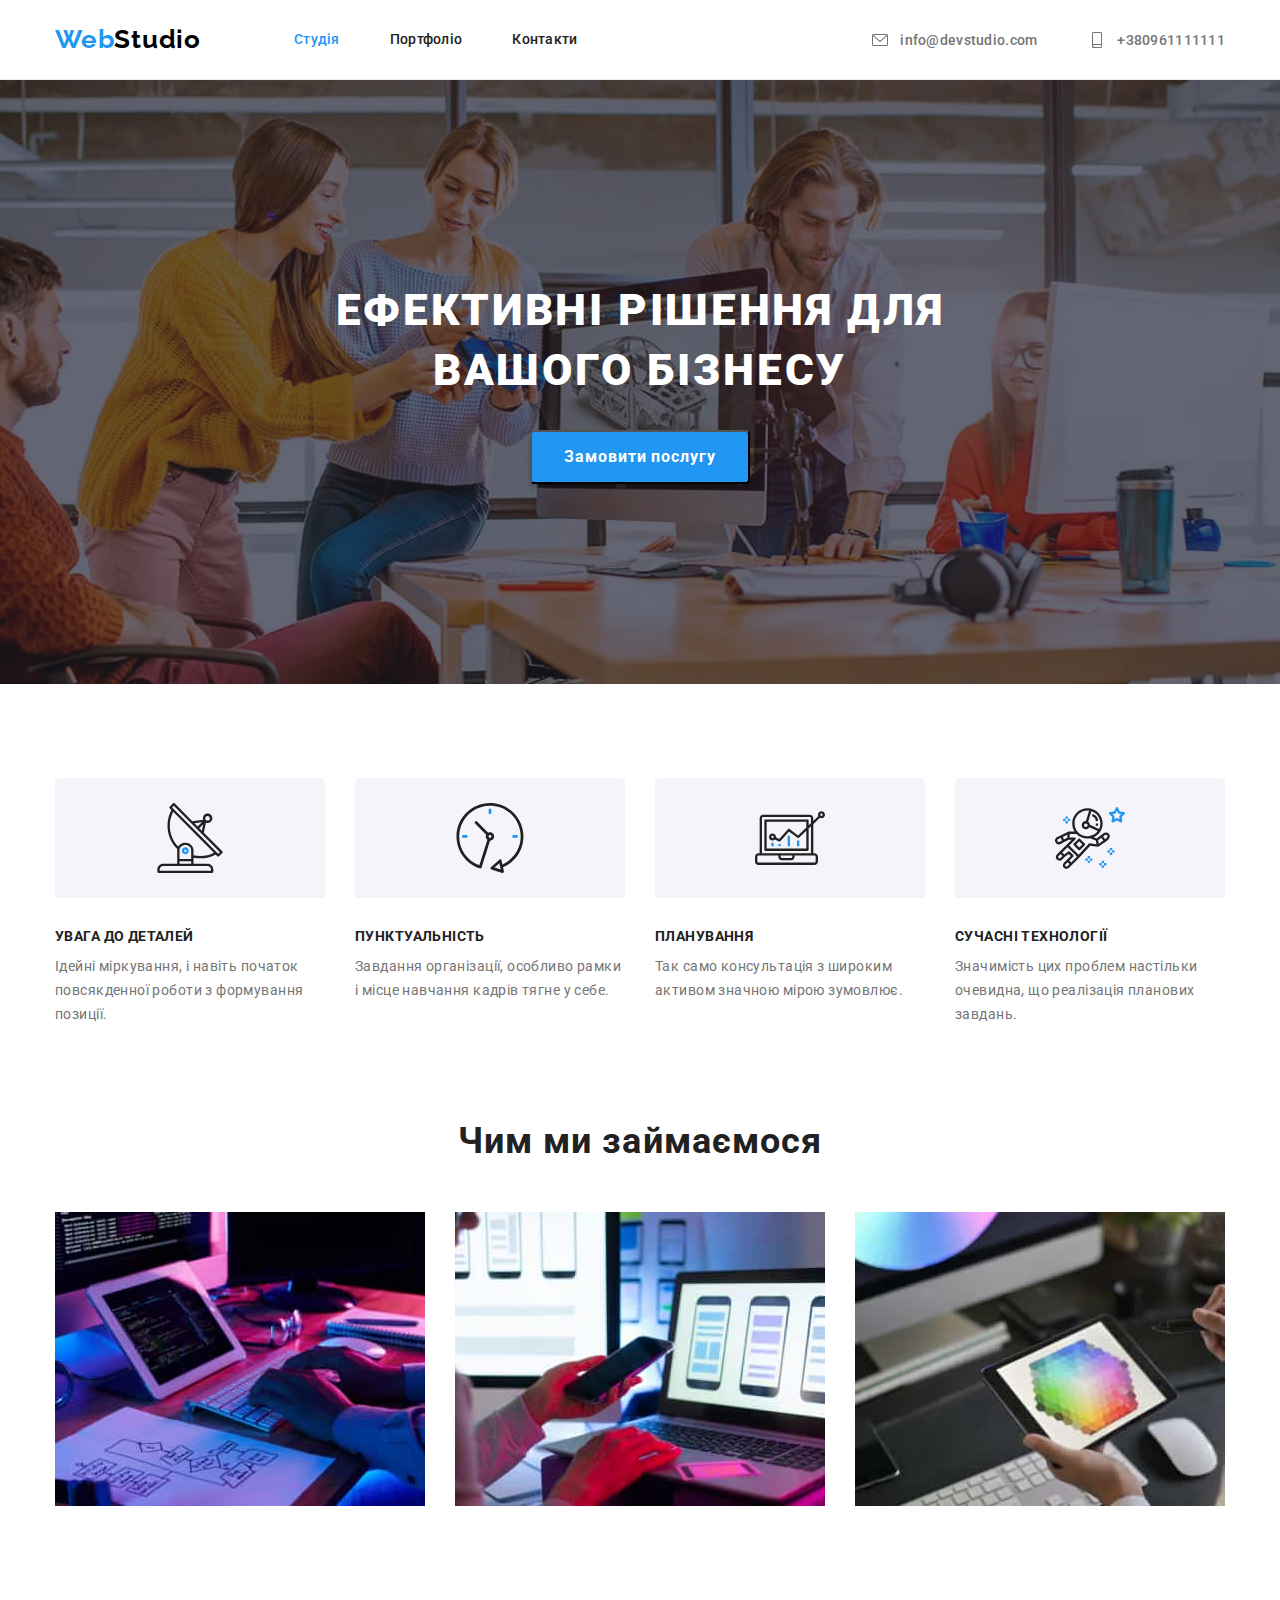
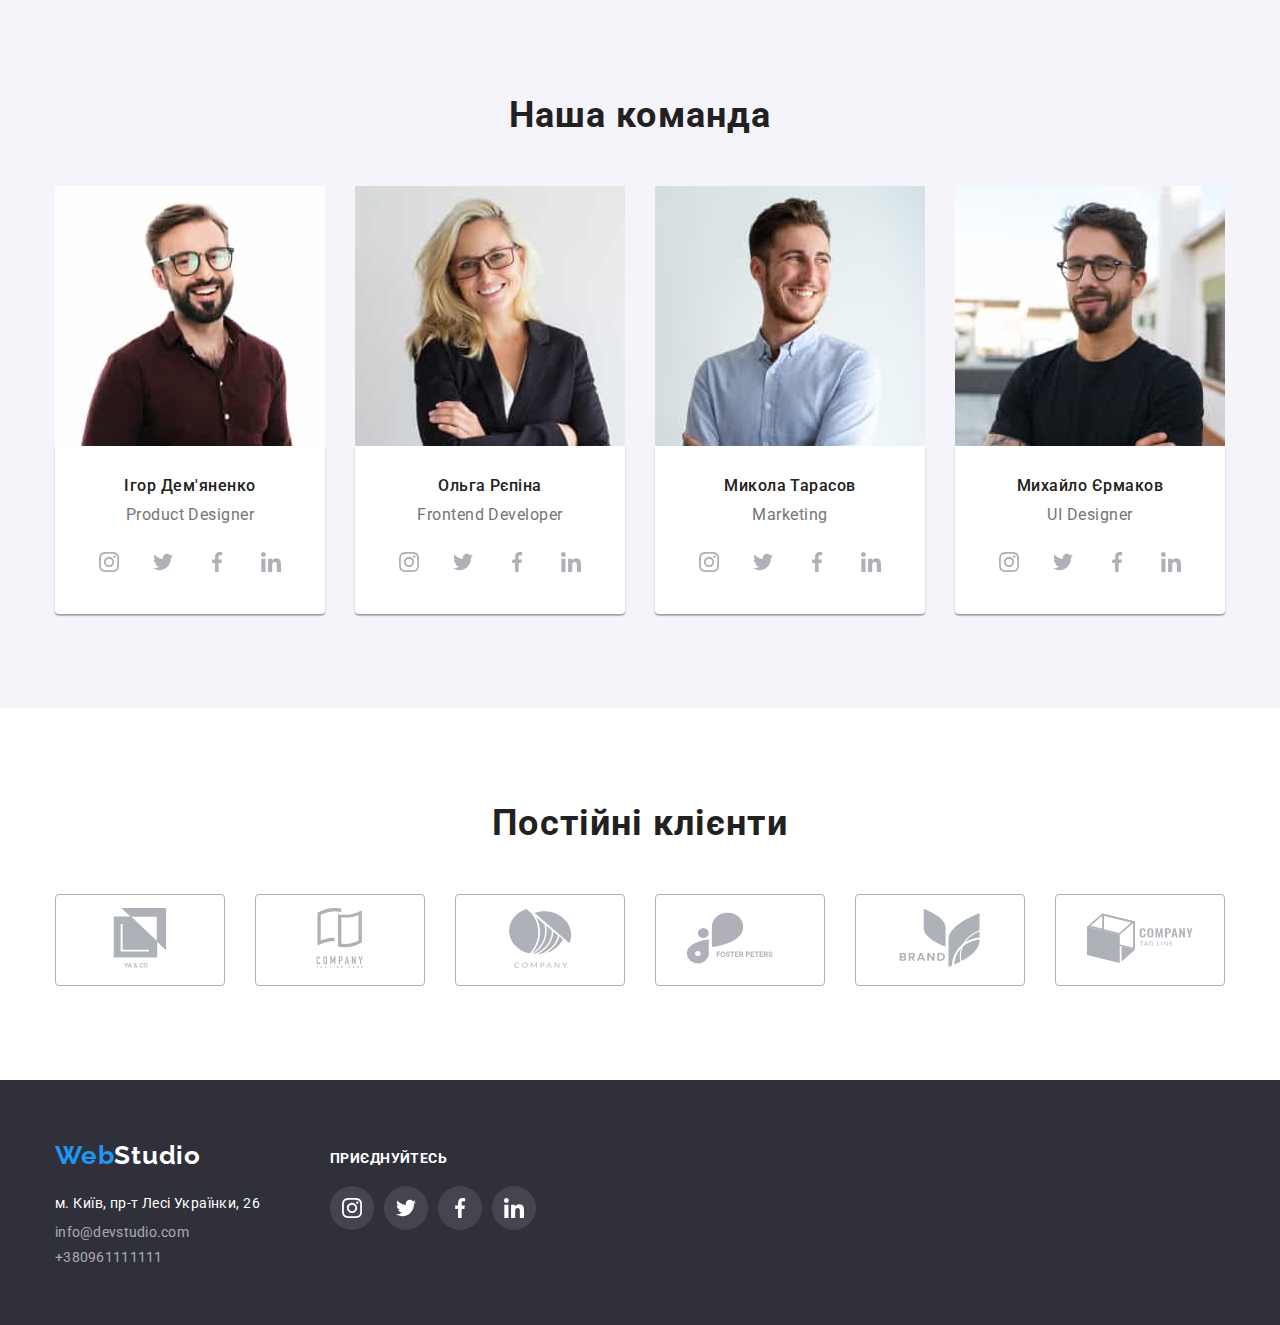
<file: index.html>
<!DOCTYPE html>
<html lang="uk">
<head>
    <meta charset="UTF-8">
    <meta http-equiv="X-UA-Compatible" content="IE=edge">
    <meta name="viewport" content="width=device-width, initial-scale=1.0">
    <title>Webstudio</title>
    <link rel="preconnect" href="https://fonts.googleapis.com">
    <link rel="preconnect" href="https://fonts.gstatic.com" crossorigin>
    <link href="https://fonts.googleapis.com/css2?family=Raleway:wght@700&family=Roboto:wght@400;500;700;900&display=swap" rel="stylesheet">
    <link rel="stylesheet" href="https://cdnjs.cloudflare.com/ajax/libs/modern-normalize/1.1.0/modern-normalize.min.css">
    <link rel="stylesheet" href="./css/styles.css">

</head>
<body>

<header class="page-header"> 
    <div class="container for-flex">
<nav class="main-nav">
    
    <a href="./index.html" class="company-name"><span class="web-colour-blue">Web</span><span class="color-studio-head">Studio</span></a>
    
    <ul class="nav-list">
        <li class="item"><a href="./index.html" class="nav-link current">Студія</a></li>
        <li class="item"><a href="./portfolio.html" class="nav-link">Портфоліо</a></li>
        <li class="item"><a href="#" class="nav-link">Контакти</a></li>
    </ul>
</nav>
<ul class="contact-list">
    <li class="item">
            <a href="mailto:info@devstudio.com" class="contact-link">
                <svg class="icon-contact">
                    <use href="./images/icons.svg#icon-mail"></use></svg>
                    <span>info@devstudio.com</span>
                </a>
            </li>
            
    <li class="item">
        <a href="tel:+380961111111" class="contact-link">
            <svg class="icon-contact">
                <use href="./images/icons.svg#icon-phone"></use></svg>
                <span>+380961111111</span>
            </a>   
    </li>
</ul>
</div>
    </header>

<main> 
<section class="banner">
        <div class="container">
        <h1 class="banner-text">Ефективні рішення для вашого бізнесу</h1>
        <button type="button" class="banner-button">Замовити послугу</button>   
</div>
</section>

<section class="section">
    <div class="container">

    <h2 class="visually-hidden">Наші переваги</h2>

    <ul class="about-list">
        <li class="about-item icon-antenna">
        <div class="container-about">
            <svg class="icon-about"><use href="./images/icons.svg#icon-antenna"></use></svg>
        </div>
        <h3 class="about-title">УВАГА ДО ДЕТАЛЕЙ</h3>
        <p class="about-descr">Ідейні міркування, і навіть початок повсякденної роботи з формування позиції.</p>
        </li>

        <li class="about-item icon-clock">
            <div class="container-about">
                <svg class="icon-about"><use href="./images/icons.svg#icon-clock"></use></svg>
            </div>
            <h3 class="about-title">ПУНКТУАЛЬНІСТЬ</h3>
            <p class="about-descr">Завдання організації, особливо рамки і місце навчання кадрів тягне у себе.</p>
        </li>

        <li class="about-item icon-diagram">
            <div class="container-about">
                <svg class="icon-about"><use href="./images/icons.svg#icon-diagram"></use></svg>
            </div>
            <h3 class="about-title">ПЛАНУВАННЯ</h3>
            <p class="about-descr">Так само консультація з широким активом значною мірою зумовлює.</p>
        </li>

            <li class="about-item icon-astronaut">
                <div class="container-about">
                    <svg class="icon-about"><use href="./images/icons.svg#icon-astronaut"></use></svg>
                </div>
                <h3 class="about-title">СУЧАСНІ ТЕХНОЛОГІЇ</h3>
                <p class="about-descr">Значимість цих проблем настільки очевидна, що реалізація планових завдань.</p>
            </li>
    </ul>

</div>
</section>

<section class="section-work">
    <div class="container">
<h2 class="work-title">Чим ми займаємося</h2>
<ul class="work-list">
<li class="item"><img src="./images/section3.1.jpg" alt="Людина працює за комп'ютером" width="370"></li>
<li class="item"><img src="./images/section3.2.jpg" alt="Людина працює за комп'ютером" width="370"></li>
<li class="item"><img src="./images/section3.3.jpg" alt="Людина працює за комп'ютером" width="370"></li>
</ul>
</div>
</section>

<section class="team section">
    <div class="container">
    <h2 class="team-title">Наша команда</h2>
<ul class="team-list">
    <li class="employee-card"><img src="./images/section4.1.jpg" alt="Фото співробітника" width="270" class="section-4-img">
    <div class="employee-information">
        <h3 class="employee-name">Ігор Дем'яненко</h3>
        <p class="employee-position">Product Designer</p>
        <ul class="social-list">
            <li><a class="social-item" href="#"><svg class="icon-social"><use href="./images/icons.svg#icon-instagram"></use></svg></a></li>
            <li><a class="social-item" href="#"><svg class="icon-social"><use href="./images/icons.svg#icon-twitter"></use></svg></a></li>
            <li><a class="social-item" href="#"><svg class="icon-social"><use href="./images/icons.svg#icon-facebook"></use></svg></a></li>
            <li><a class="social-item" href="#"><svg class="icon-social"><use href="./images/icons.svg#icon-linkedin"></use></svg></a></li>
            </ul>
    </div>
    </li>

    <li class="employee-card"><img src="./images/section4.2.jpg" alt="Фото співробітника" width="270" class="section-4-img">
    <div class="employee-information">
        <h3 class="employee-name">Ольга Рєпіна</h3>
        <p class="employee-position">Frontend Developer</p>

        <ul class="social-list">
            <li><a class="social-item" href="#"><svg class="icon-social"><use href="./images/icons.svg#icon-instagram"></use></svg></a></li>
            <li><a class="social-item" href="#"><svg class="icon-social"><use href="./images/icons.svg#icon-twitter"></use></svg></a></li>
            <li><a class="social-item" href="#"><svg class="icon-social"><use href="./images/icons.svg#icon-facebook"></use></svg></a></li>
            <li><a class="social-item" href="#"><svg class="icon-social"><use href="./images/icons.svg#icon-linkedin"></use></svg></a></li>
            </ul>

    </div>

</li>

    <li class="employee-card"><img src="./images/section4.3.jpg" alt="Фото співробітника" width="270" class="section-4-img">
    <div class="employee-information">
        <h3 class="employee-name">Микола Тарасов</h3>
        <p class="employee-position">Marketing</p>

        <ul class="social-list">
            <li><a class="social-item" href="#"><svg class="icon-social"><use href="./images/icons.svg#icon-instagram"></use></svg></a></li>
            <li><a class="social-item" href="#"><svg class="icon-social"><use href="./images/icons.svg#icon-twitter"></use></svg></a></li>
            <li><a class="social-item" href="#"><svg class="icon-social"><use href="./images/icons.svg#icon-facebook"></use></svg></a></li>
            <li><a class="social-item" href="#"><svg class="icon-social"><use href="./images/icons.svg#icon-linkedin"></use></svg></a></li>
            </ul>

    </div>
</li>

    <li class="employee-card"><img src="./images/section4.4.jpg" alt="Фото співробітника" width="270" class="section-4-img">
    <div class="employee-information">
        <h3 class="employee-name">Михайло Єрмаков</h3>
        <p class="employee-position">UI Designer</p>

        <ul class="social-list">
            <li><a class="social-item" href="#"><svg class="icon-social"><use href="./images/icons.svg#icon-instagram"></use></svg></a></li>
            <li><a class="social-item" href="#"><svg class="icon-social"><use href="./images/icons.svg#icon-twitter"></use></svg></a></li>
            <li><a class="social-item" href="#"><svg class="icon-social"><use href="./images/icons.svg#icon-facebook"></use></svg></a></li>
            <li><a class="social-item" href="#"><svg class="icon-social"><use href="./images/icons.svg#icon-linkedin"></use></svg></a></li>
            </ul>

    </div>
</li>
</ul>
</div>
</section>

<section class="clients-section">
    <div class="container">
<h2 class="clients-title">Постійні клієнти</h2>
<ul class="clients-list">
    <li class="clients-item"><a href="#"><svg class="icon-clients" width="41" height="46.7"><use href="./images/icons.svg#icon-group-1"></use></svg></a></li>
    <li class="clients-item"><a href="#"><svg class="icon-clients" width="40" height="52"><use href="./images/icons.svg#icon-group-2"></use></svg></a></li>
    <li class="clients-item"><a href="#"><svg class="icon-clients" width="43.46" height="41.18"><use href="./images/icons.svg#icon-group-3"></use></svg></a></li>
    <li class="clients-item"><a href="#"><svg class="icon-clients" width="84.44" height="40.62"><use href="./images/icons.svg#icon-group-4"></use></svg></a></li>
    <li class="clients-item"><a href="#"><svg class="icon-clients" width="62.54" height="45.43"><use href="./images/icons.svg#icon-group-5"></use></svg></a></li>
    <li class="clients-item"><a href="#"><svg class="icon-clients" width="93.79" height="43.93"><use href="./images/icons.svg#icon-group-6"></use></svg></a></li>
</ul>
</div>
</section>

<footer class="footer">
<div class="container">
    <div class="for-footer-flex">
<div>
        <a href="./index.html" class="company-name-footer"><span class="web-colour-blue">Web</span><span class="color-studio-footer">Studio</span></a>
        <address>
            <ul class="footer-address">
                <li class="link"><a href="https://goo.gl/maps/CPtrU1FHBa2aNyZL9" target="_blank" rel="noopener noreferrer nofollow" class="Map">м. Київ, пр-т Лесі Українки, 26</a></li>
                <li class="link"><a href="mailto:info@devstudio.com" class="footer-contact-link"> info@devstudio.com</a></li>
                <li class="link"><a href="tel:+380961111111" class="footer-contact-link"> +380961111111</a></li>
            </ul>
        </address>
    </div>
    
        <div class="container-social-list-footer">
            <p class="contact-us">
                ПРИЄДНУЙТЕСЬ
            </p>
            <ul class="social-list-footer">
                <li><a class="social-item-footer" href="#"><svg class="icon-social-footer"><use href="./images/icons.svg#icon-instagram"></use></svg></a></li>
                <li><a class="social-item-footer" href="#"><svg class="icon-social-footer"><use href="./images/icons.svg#icon-twitter"></use></svg></a></li>
                <li><a class="social-item-footer" href="#"><svg class="icon-social-footer"><use href="./images/icons.svg#icon-facebook"></use></svg></a></li>
                <li><a class="social-item-footer" href="#"><svg class="icon-social-footer"><use href="./images/icons.svg#icon-linkedin"></use></svg></a></li>
            </ul>
            
        </div>
    </div>
</div>
    </footer>
</main>
</body>
</html>
</file>
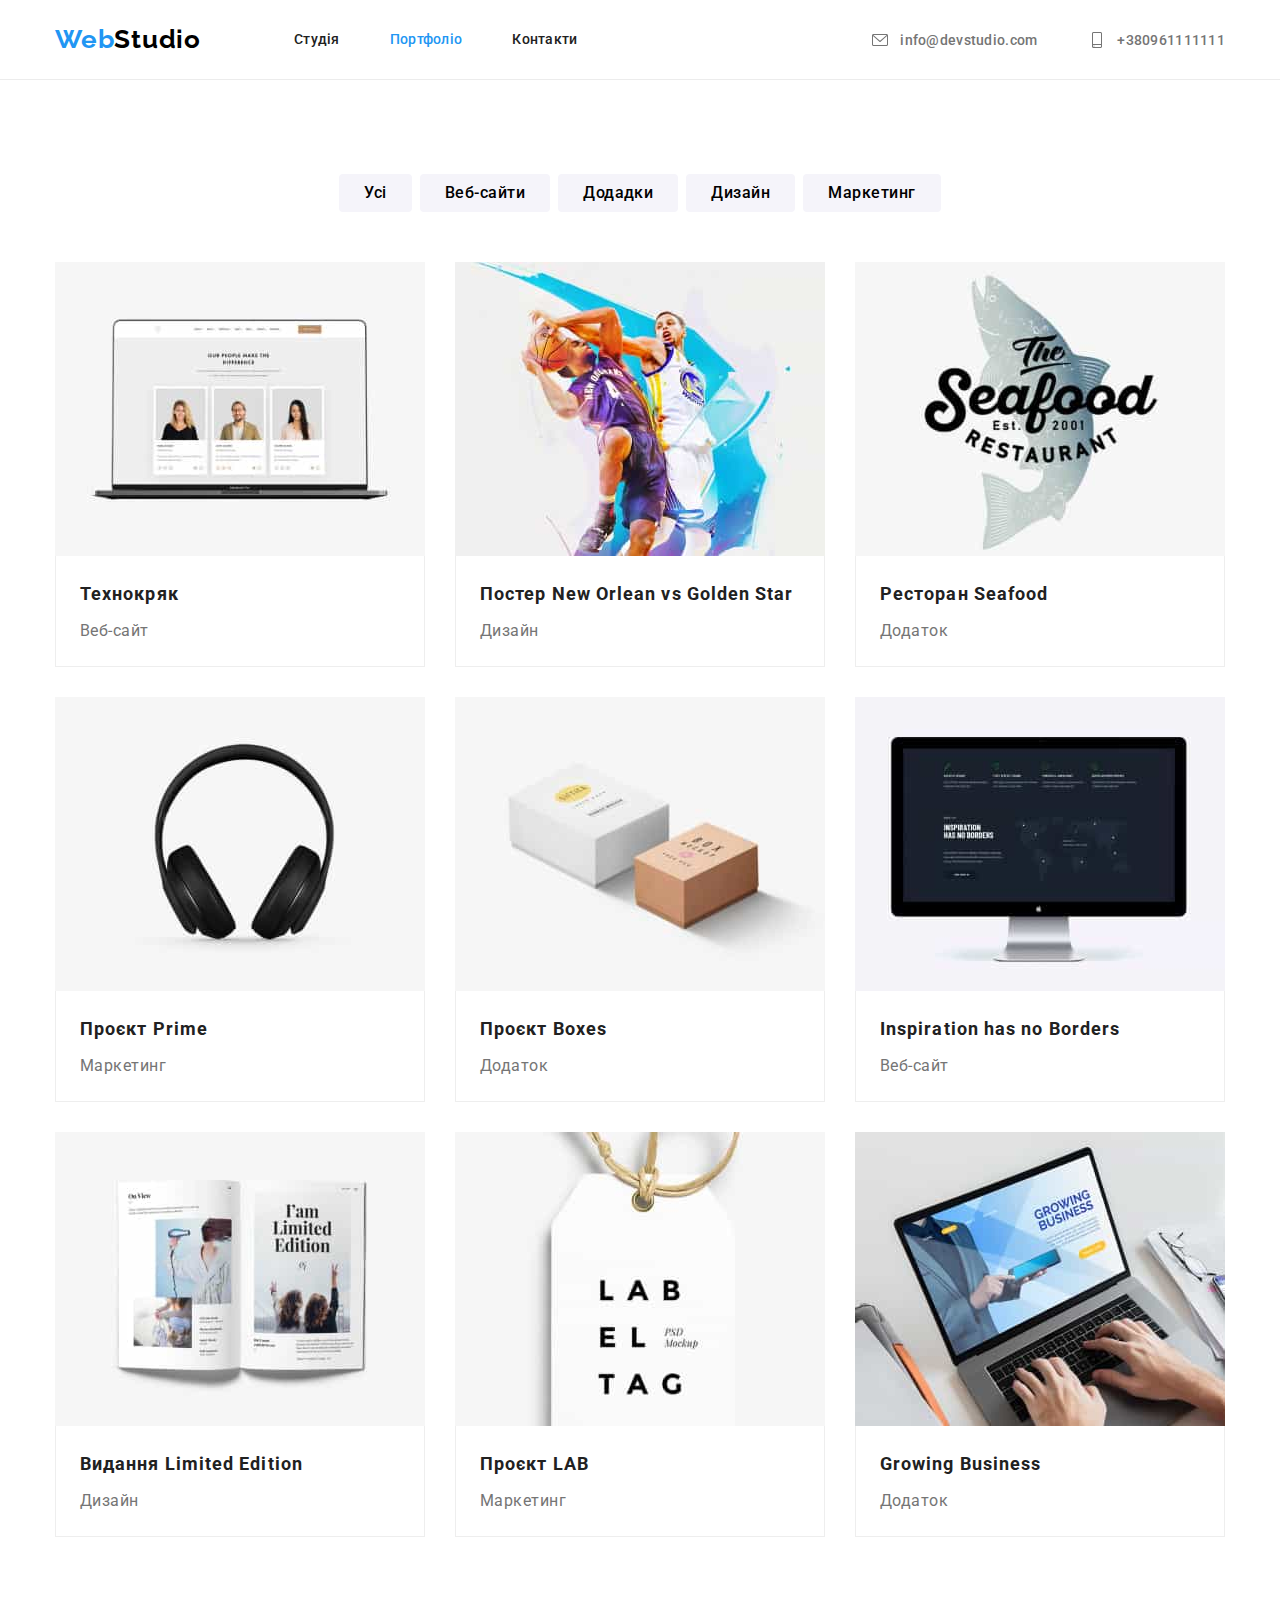
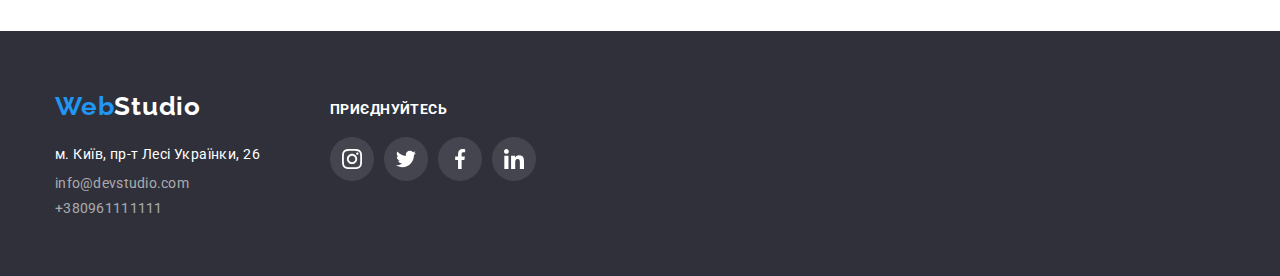
<file: portfolio.html>
<!DOCTYPE html>
<html lang="en">
<head>
    <meta charset="UTF-8">
    <meta http-equiv="X-UA-Compatible" content="IE=edge">
    <meta name="viewport" content="width=device-width, initial-scale=1.0">
    <title>Webstudio</title>
    <link rel="preconnect" href="https://fonts.googleapis.com">
    <link rel="preconnect" href="https://fonts.gstatic.com" crossorigin>
    <link href="https://fonts.googleapis.com/css2?family=Raleway:wght@700&family=Roboto:wght@400;500;700;900&display=swap" rel="stylesheet">
    <link rel="stylesheet" href="https://cdnjs.cloudflare.com/ajax/libs/modern-normalize/1.1.0/modern-normalize.min.css">
    <link rel="stylesheet" href="./css/styles.css">
</head>
<body>

    <header class="page-header"> 
        <div class="container for-flex">
    <nav class="main-nav">
        
        <a href="./index.html" class="company-name"><span class="web-colour-blue">Web</span><span class="color-studio-head">Studio</span></a>
        
        <ul class="nav-list">
            <li class="item"><a href="./index.html" class="nav-link">Студія</a></li>
            <li class="item"><a href="./portfolio.html" class="nav-link current">Портфоліо</a></li>
            <li class="item"><a href="#" class="nav-link">Контакти</a></li>
        </ul>
    </nav>
    <ul class="contact-list">
        <li class="item">
                <a href="mailto:info@devstudio.com" class="contact-link">
                    <svg class="icon-contact">
                        <use href="./images/icons.svg#icon-mail"></use></svg>
                        <span>info@devstudio.com</span>
                    </a>
                </li>
                
        <li class="item">
            <a href="tel:+380961111111" class="contact-link">
                <svg class="icon-contact">
                    <use href="./images/icons.svg#icon-phone"></use></svg>
                    <span>+380961111111</span>
                </a>   
        </li>
    </ul>
    </div>
        </header>
    
<main>
<section class="section">
<div class="container">
<h1 class="visually-hidden">visually-hidden</h1>
<ul class="button-list">
<li class="portfolio-button"><button type="button" class="portfolio-button-style">Усі</button></li>
<li class="portfolio-button"><button type="button" class="portfolio-button-style">Веб-сайти</button></li>
<li class="portfolio-button"><button type="button" class="portfolio-button-style">Додадки</button></li>
<li class="portfolio-button"><button type="button" class="portfolio-button-style">Дизайн</button></li>
<li class="portfolio-button"><button type="button" class="portfolio-button-style">Маркетинг</button></li>
</ul>

<ul class="portfolio-list">
    
<li class="portfolio-img"><img src="./images/portfolio-img-1.jpg" alt="Веб-сайт" width="370">  
<div class="product-name">
<h3 class="portfolio-title">Технокряк</h3>
<p class="portfolio-text">Веб-сайт</p>
</div>
</li>
    
<li class="portfolio-img"><img src="./images/portfolio-img-2.jpg" alt="Дизайн" width="370">        
<div class="product-name">
<h3 class="portfolio-title">Постер New Orlean vs Golden Star</h3>
<p class="portfolio-text">Дизайн</p>
</div>
</li>            

<li class="portfolio-img"><img src="./images/portfolio-img-3.jpg" alt="Додаток" width="370">           
<div class="product-name">
<h3 class="portfolio-title">Ресторан Seafood</h3>
<p class="portfolio-text">Додаток</p>
</div>
</li>        

<li class="portfolio-img"><img src="./images/portfolio-img-4.jpg" alt="Маркетинг" width="370">                
<div class="product-name">
<h3 class="portfolio-title">Проєкт Prime</h3>
<p class="portfolio-text">Маркетинг</p>
</div>
</li>
             
<li class="portfolio-img"><img src="./images/portfolio-img-5.jpg" alt="Додаток" width="370">       
<div class="product-name">
<h3 class="portfolio-title">Проєкт Boxes</h3>
<p class="portfolio-text">Додаток</p>
</div>             
</li>   

<li class="portfolio-img"><img src="./images/portfolio-img-6.jpg" alt="Веб-сайт" width="370">                         
<div class="product-name">
<h3 class="portfolio-title">Inspiration has no Borders</h3>
<p class="portfolio-text">Веб-сайт</p>
</div>
</li>

<li class="portfolio-img"><img src="./images/portfolio-img-7.jpg" alt="Дизайн" width="370">                               
<div class="product-name">
<h3 class="portfolio-title">Видання Limited Edition</h3>
<p class="portfolio-text">Дизайн</p>
</div>
</li>

<li class="portfolio-img"><img src="./images/portfolio-img-8.jpg" alt="Маркетинг" width="370">                         
<div class="product-name">
<h3 class="portfolio-title">Проєкт LAB</h3>
<p class="portfolio-text">Маркетинг</p>
</div>                              
</li>

<li class="portfolio-img"><img src="./images/portfolio-img-9.jpg" alt="Додаток" width="370">                                 
<div class="product-name">
<h3 class="portfolio-title">Growing Business</h3>
<p class="portfolio-text">Додаток</p>
</div>   
</li>
                              
</ul>
</div>
</section>

<footer class="footer">
    <div class="container">
        <div class="for-footer-flex">
    <div>
            <a href="./index.html" class="company-name-footer"><span class="web-colour-blue">Web</span><span class="color-studio-footer">Studio</span></a>
            <address>
                <ul class="footer-address">
                    <li class="link"><a href="https://goo.gl/maps/CPtrU1FHBa2aNyZL9" target="_blank" rel="noopener noreferrer nofollow" class="Map">м. Київ, пр-т Лесі Українки, 26</a></li>
                    <li class="link"><a href="mailto:info@devstudio.com" class="footer-contact-link"> info@devstudio.com</a></li>
                    <li class="link"><a href="tel:+380961111111" class="footer-contact-link"> +380961111111</a></li>
                </ul>
            </address>
        </div>
            <div class="container-social-list-footer">
                <p class="contact-us">
                    ПРИЄДНУЙТЕСЬ
                </p>
                <ul class="social-list-footer">
                    <li><a class="social-item-footer" href="#"><svg class="icon-social-footer"><use href="./images/icons.svg#icon-instagram"></use></svg></a></li>
                    <li><a class="social-item-footer" href="#"><svg class="icon-social-footer"><use href="./images/icons.svg#icon-twitter"></use></svg></a></li>
                    <li><a class="social-item-footer" href="#"><svg class="icon-social-footer"><use href="./images/icons.svg#icon-facebook"></use></svg></a></li>
                    <li><a class="social-item-footer" href="#"><svg class="icon-social-footer"><use href="./images/icons.svg#icon-linkedin"></use></svg></a></li>
                </ul>
                
            </div>
        </div>
    </div>
        </footer>
</main>
</body>
</html>
</file>
<file: css/styles.css>
body {
font-family: 'Roboto', sans-serif;
font-style: normal;
background-color: var(--white);
color: var(--Black21);
font-size: 14px;
}

a {
text-decoration: none;
}

.container{
width: 1200px;
margin: 0 auto;
padding-left: 15px;
padding-right: 15px;
}

:root {--white: #ffffff;}
:root{--Black21: #212121;}
:root{--blue: #2196F3;}
:root{--grey75: #757575;}

ul { 
padding: 0;
margin: 0;
list-style: none; }

.page-header {
border-bottom: 1px solid #ECECEC;
}

img {
    display: block;
}

.for-flex {
display: flex;
justify-content: space-between;
align-items: center;
}

.company-name{
padding-top: 24px;
padding-bottom: 24px;
}
.nav-list{
display: flex;
align-items: center;
margin-left: 93px;
}
.nav-list .item + .item{
margin-left: 50px;
}

.main-nav{
display: flex;
}

.contact-list{
display: flex;
}
.contact-list .item + .item {
margin-left: 50px;
}

.section{
    padding-top: 94px;
    padding-bottom: 94px;
}

.web-colour-blue {
    color: var(--blue);
}

.color-studio-head { 
color: #000000
}

.company-name {
font-family: 'Raleway';
font-style: normal;
font-weight: 700;
font-size: 26px;
line-height: calc(31/26);
letter-spacing: 0.03em;
 }

.nav-link{
font-weight: 500;
line-height: calc(16/14);
letter-spacing: 0.02em;
color: var(--Black21);
padding-top: 32px;
padding-bottom: 32px;
}
    
.nav-list .nav-link:focus { 
color: var(--blue);
}

.nav-list .nav-link:hover {
color: var(--blue);
}

.nav-link:visited{
color: var(--Black21);
}

.contact-link{
    gap: 10px;
display: flex;
align-items: center;
font-weight: 500;
line-height: calc(16/14);
letter-spacing: 0.02em;   
color: var(--grey75);
}

.contact-link:hover { 
fill: var(--blue);
color: var(--blue);
}

.contact-link:hover .icon-contact{ 
fill: var(--blue);
}

.contact-link:focus{ 
color: var(--blue);
}
    
a.nav-link.current{
color: var(--blue);
}

.icon-contact{
width: 20px;
height: 16px;
fill: #757575;
}

.icon-mail:hover{
fill: var(--blue);
}

.banner{
background: #C4C4C4;
padding-top: 200px;
padding-bottom: 200px;
max-width: 1600px;
margin-left: auto;
margin-right: auto;
background-image: linear-gradient(to right ,rgba(47, 48, 58, 0.4), rgba(47, 48, 58, 0.4)), url(../images/banner-photo.jpg);
background-position: center;
background-size: cover;
background-repeat: no-repeat;
}

.banner-text{
width: 696px;
font-weight: 900;
font-size: 44px;
line-height: calc(60/44);
letter-spacing: 0.06em;
text-transform: uppercase;
color: var(--white);
margin-top: 0px;
margin-bottom: 0px;
text-align: center;
margin: auto;
}

.banner-button{
font-family: inherit;
font-weight: 700;
font-size: 16px;
line-height: calc(30/16);
color: var(--white);
background: var(--blue);
box-shadow: 0px 4px 4px rgba(0, 0, 0, 0.15);
border-radius: 4px;
cursor: pointer;
margin-top: 30px;
letter-spacing: 0.06em;
margin-left: auto;
margin-right: auto;
display: block;
padding: 10px 32px 10px 32px;
}

.banner-button :focus{
visibility: hidden;
}

.banner-button :active{
visibility: hidden;
}

.visually-hidden {
position: absolute;
white-space: nowrap;
width: 1px;
height: 1px;
overflow: hidden;
border: 0;
padding: 0;
clip: rect(0 0 0 0);
clip-path: inset(50%);
margin: -1px;
}
.about-title{
font-size: 14px;
line-height: calc(16/14);
letter-spacing: 0.03em;
text-transform: uppercase;
margin: 0 auto;

}
.about-descr{ 
line-height: calc(24/14);  
letter-spacing: 0.03em;
color: var(--grey75);
margin: 0 auto;
margin-top: 10px;
}

.about-list {
display: flex;
justify-content: space-between;
}

.about-list .about-item + .about-item{
margin-left: 30px;
}

/*.about-item::before{
   display: block;
    content: "";
    width: 270px;
    height: 120px;
    background: #F5F4FA;
    border-radius: 4px;
background-repeat: no-repeat;
background-position: center;
margin-bottom: 30px;
}

.icon-antenna::before{
    background-image: url(../images/antenna.png);
}

.icon-clock::before{
    background-image: url(../images/clock.png);
    
}

.icon-diagram::before{
    background-image: url(../images/diagram.png);
}

.icon-astronaut::before{
    background-image: url(../images/astronaut.png);
}*/
.icon-about{
width: 70px; height: 70px;
}

.container-about{
display: flex;
justify-content: center;
align-items: center;
margin-bottom: 30px;
background: #F5F4FA;
border-radius: 4px;
width: 270px;
height: 120px;
}

.section-work{
padding-bottom: 94px;
}

.work-title{ 
font-size: 36px;
line-height: calc(42/36);
letter-spacing: 0.03em;
margin-top: 0px;
margin-bottom: 0px;
text-align: center;
margin-bottom: 50px;
}

.work-list{
display: flex;
justify-content: space-between;
}

.work-list .item + .item{
margin-left: 30px;
}

.team{
background: #F5F4FA;
}

.team-title{ 
font-size: 36px;
line-height: calc(42/36);
letter-spacing: 0.03em;
margin-top: 0px;
text-align: center;
margin-bottom: 50px;
}

.employee-card{
background-color: var(--white);
}

.employee-information{
padding-top: 30px;
padding-bottom: 30px;
border-radius: 0px 0px 4px 4px;
box-shadow: 0px 1px 3px rgba(0, 0, 0, 0.12), 0px 1px 1px rgba(0, 0, 0, 0.14), 0px 2px 1px rgba(0, 0, 0, 0.2);
}

.employee-title{ 
font-size: 36px;
line-height: calc(42/36);
letter-spacing: 0.03em;
}
.employee-name{
font-weight: 500;
font-size: 16px;
line-height: calc(19/16);
text-align: center;
letter-spacing: 0.03em;
margin: 0 auto;
}
.employee-position{ 
font-size: 16px;
line-height: calc(19/16);
text-align: center;
letter-spacing: 0.03em;
color: var(--grey75);
margin: 0 auto;
margin-top: 10px;
}

.team-list{
display: flex;
justify-content: space-between;
}

.team-list .employee-card + .employee-card{
margin-left: 30px;
}

.social-list{
display: flex;
justify-content: space-between;
padding-top: 16px;
padding-right: 32px;
padding-left: 32px;
}

.social-item{
display: flex;
justify-content: center;
align-items: center;
height: 44px;
width: 44px;
border-radius: 50%;
}

.social-item:hover .icon-social{
fill: var(--white);
}

.social-item:hover{
background-color: var(--blue);
}

.icon-social{
height: 20px;
width: 20px;
fill: #AFB1B8;}

.icon-social:hover{
fill: var(--white);
}


.clients-section{
padding-top: 94px ;
padding-bottom: 94px;
}


.clients-title{
font-size: 36px;
line-height: calc(42/36);
letter-spacing: 0.03em;
margin-top: 0px;
text-align: center;
margin-bottom: 50px;
}

.clients-list{
display: flex;
justify-content: space-between;
}

.icon-clients{

width: 106px;
height: 60px;
}

.clients-item{
display: flex;
justify-content: center;
align-items: center;
height: 92px;
width: 170px;
border: 1px solid #AFB1B8;
border-radius: 4px;
}

.icon-clients{
fill: #afb1b8;
}

.clients-item:hover{
fill: var(--blue);
border-color: var(--blue);
cursor: pointer;
}

.clients-item:hover .icon-clients{
fill: var(--blue);
}

.Map{
font-style: normal;
line-height: calc(24/14);
letter-spacing: 0.03em;
color: var(--white);
}

.color-studio-footer{ 
color: var(--white);
}

.footer{
background: #2F303A;
padding-top: 60px;
padding-bottom: 60px;
}

.company-name-footer {
font-family: 'Raleway';
font-style: normal;
font-weight: 700;
font-size: 26px;
line-height: calc(31/26);
letter-spacing: 0.03em;
padding: 0px;
margin: 0px;
}

.footer-contact-link{
font-style: normal;
line-height: calc(16/14);
letter-spacing: 0.02em;   
color:rgba(255, 255, 255, 0.6);
}

.footer-contact-link:hover{ 
color: var(--blue);
}
    
.footer-contact-link:focus{ 
color: var(--blue);
}

.footer-address{
margin-top: 20px;
}

.footer-address .link + .link {
margin-top: 9px;
}

.for-footer-flex{
display: flex;
}

.container-social-list-footer{
margin-top: 10px;
margin-left: 70px;
}

.social-list-footer{
display: flex; 
gap: 10px;
}

.social-list-footer .social-item-footer + .social-item-footer{
margin-left: 10px;
}

.social-item-footer{
display: flex;
justify-content: center;
align-items: center;
line-height: 0;
margin: 0px;
height: 44px;
width: 44px;
border-radius: 50%;
background: rgba(255, 255, 255, 0.1);
}

.social-item-footer:hover {
    fill: var(--white);
background-color: var(--blue);
}

.icon-social-footer{
height: 20px;
width: 20px;
fill: var(--white);}

.icon-social-footer:hover{
fill: var(--white);
}

.contact-us{
margin: 0px;
margin-bottom: 20px;
font-weight: 700;
line-height: 16px;
letter-spacing: 0.03em;
text-transform: uppercase;
color: #FFFFFF;
}

.portfolio-button-style {
border: none;
font-family: inherit;
font-weight: 500;
font-size: 16px;
line-height: calc(26/16);
text-align: center;
letter-spacing: 0.03em;
background: #F5F4FA;
border-radius: 4px;
cursor: pointer;
padding: 6px 25px;
}

.button-list .portfolio-button :focus {
box-shadow: 0px 3px 1px rgba(0, 0, 0, 0.1), 0px 1px 2px rgba(0, 0, 0, 0.08), 0px 2px 2px rgba(0, 0, 0, 0.12);
color: var(--white);
background: var(--blue);
}
.button-list .portfolio-button :hover {
box-shadow: 0px 3px 1px rgba(0, 0, 0, 0.1), 0px 1px 2px rgba(0, 0, 0, 0.08), 0px 2px 2px rgba(0, 0, 0, 0.12);
color: var(--white);
background: var(--blue);
}
.button-list .portfolio-button :active{
box-shadow: 0px 3px 1px rgba(0, 0, 0, 0.1), 0px 1px 2px rgba(0, 0, 0, 0.08), 0px 2px 2px rgba(0, 0, 0, 0.12);
color: var(--white);
background: var(--blue);
}

.portfolio-title{
font-size: 18px;
line-height: calc(36/18);
letter-spacing: 0.06em;
margin: 0 auto;
margin-bottom: 4px;
}
.portfolio-text{
font-size: 16px;
line-height: calc(30/16);
letter-spacing: 0.03em; 
color: var(--grey75);
margin: 0 auto;
}

.product-name{
padding: 20px 24px 20px 24px;
border: 1px solid #EEEEEE;
border-top: none;
}

.button-list {
display: flex;
justify-content: center;
margin-bottom: 50px;
}

.portfolio-list{
display: flex;
flex-wrap: wrap;
gap: 30px;
}

.portfolio-img:focus{
    box-shadow: 0px 1px 1px rgba(0, 0, 0, 0.12), 0px 4px 4px rgba(0, 0, 0, 0.06), 1px 4px 6px rgba(0, 0, 0, 0.16);
}

.portfolio-img:hover{
    box-shadow: 0px 1px 1px rgba(0, 0, 0, 0.12), 0px 4px 4px rgba(0, 0, 0, 0.06), 1px 4px 6px rgba(0, 0, 0, 0.16);
}

.button-list .portfolio-button + .portfolio-button{
margin-left: 8px;
}

a.header-current.current{
color: var(--blue)}
</file>
